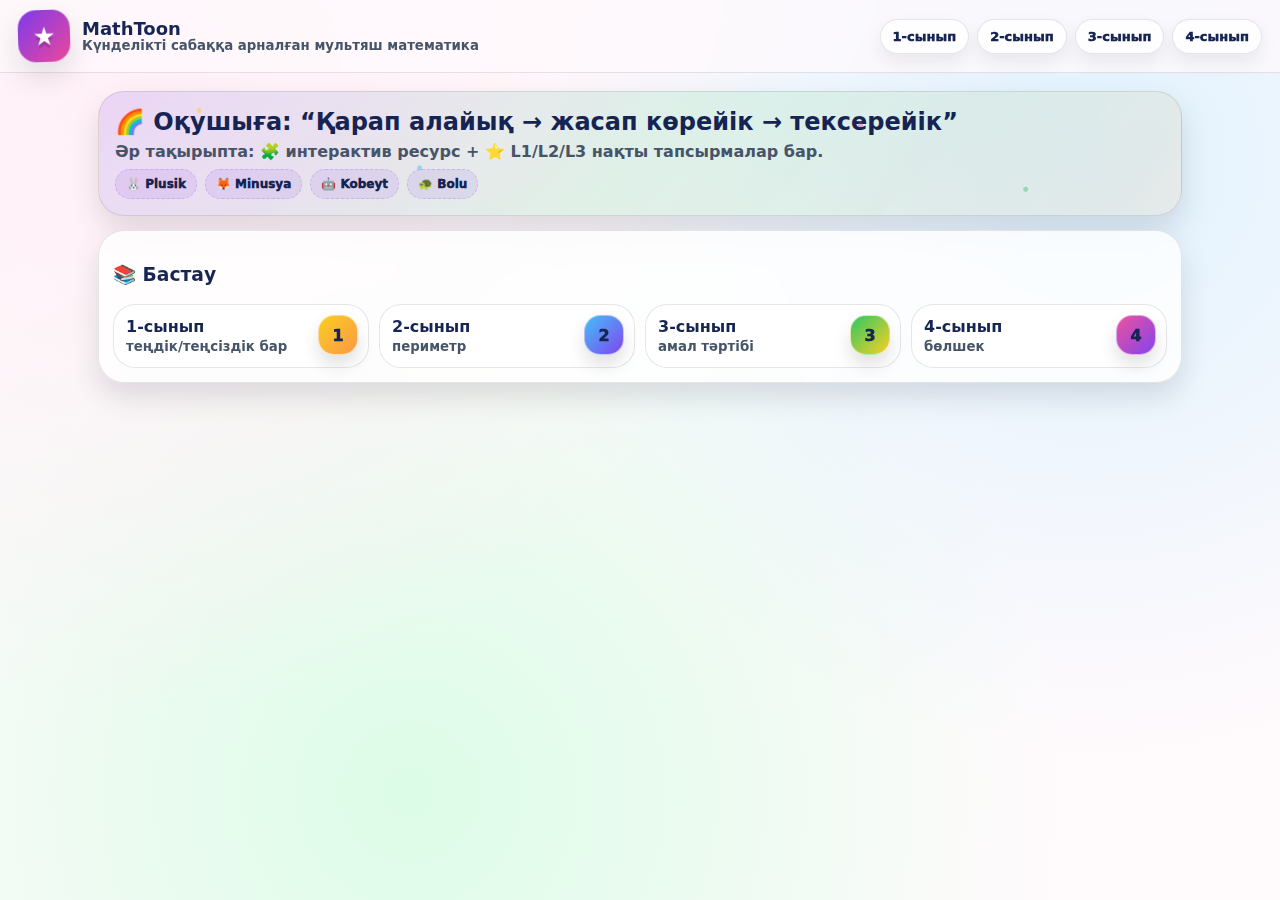
<file: index.html>
<!doctype html>
<html lang="kk">
<head>
  <meta charset="utf-8"/>
  <meta name="viewport" content="width=device-width,initial-scale=1"/>
  <title>MathToon • Бастауыш математика</title>
  <link rel="stylesheet" href="assets/style.css"/>
</head>
<body>
  <div class="topbar">
    <div class="nav">
      <div class="brand">
        <div class="logo"></div>
        <div>
          <h1>MathToon</h1>
          <small>Күнделікті сабаққа арналған мультяш математика</small>
        </div>
      </div>
      <div class="pills">
        <a class="pill" href="grade.html?g=1">1-сынып</a>
        <a class="pill" href="grade.html?g=2">2-сынып</a>
        <a class="pill" href="grade.html?g=3">3-сынып</a>
        <a class="pill" href="grade.html?g=4">4-сынып</a>
      </div>
    </div>
  </div>

  <div class="container">
    <section class="hero">
      <div class="sparkles"></div>
      <h2>🌈 Оқушыға: “Қарап алайық → жасап көрейік → тексерейік”</h2>
      <p>Әр тақырыпта: 🧩 интерактив ресурс + ⭐ L1/L2/L3 нақты тапсырмалар бар.</p>
      <div class="badges">
        <span class="badge">🐰 Plusik</span>
        <span class="badge">🦊 Minusya</span>
        <span class="badge">🤖 Kobeyt</span>
        <span class="badge">🐢 Bolu</span>
      </div>
    </section>

    <div class="grid">
      <div class="card">
        <h3>📚 Бастау</h3>
        <div class="kids">
          <a class="kid" href="grade.html?g=1"><div class="sticker st1">1</div><strong>1-сынып</strong><small>теңдік/теңсіздік бар</small></a>
          <a class="kid" href="grade.html?g=2"><div class="sticker st2">2</div><strong>2-сынып</strong><small>периметр</small></a>
          <a class="kid" href="grade.html?g=3"><div class="sticker st3">3</div><strong>3-сынып</strong><small>амал тәртібі</small></a>
          <a class="kid" href="grade.html?g=4"><div class="sticker st4">4</div><strong>4-сынып</strong><small>бөлшек</small></a>
        </div>
      </div>
    </div>
  </div>
</body>
</html>
</file>
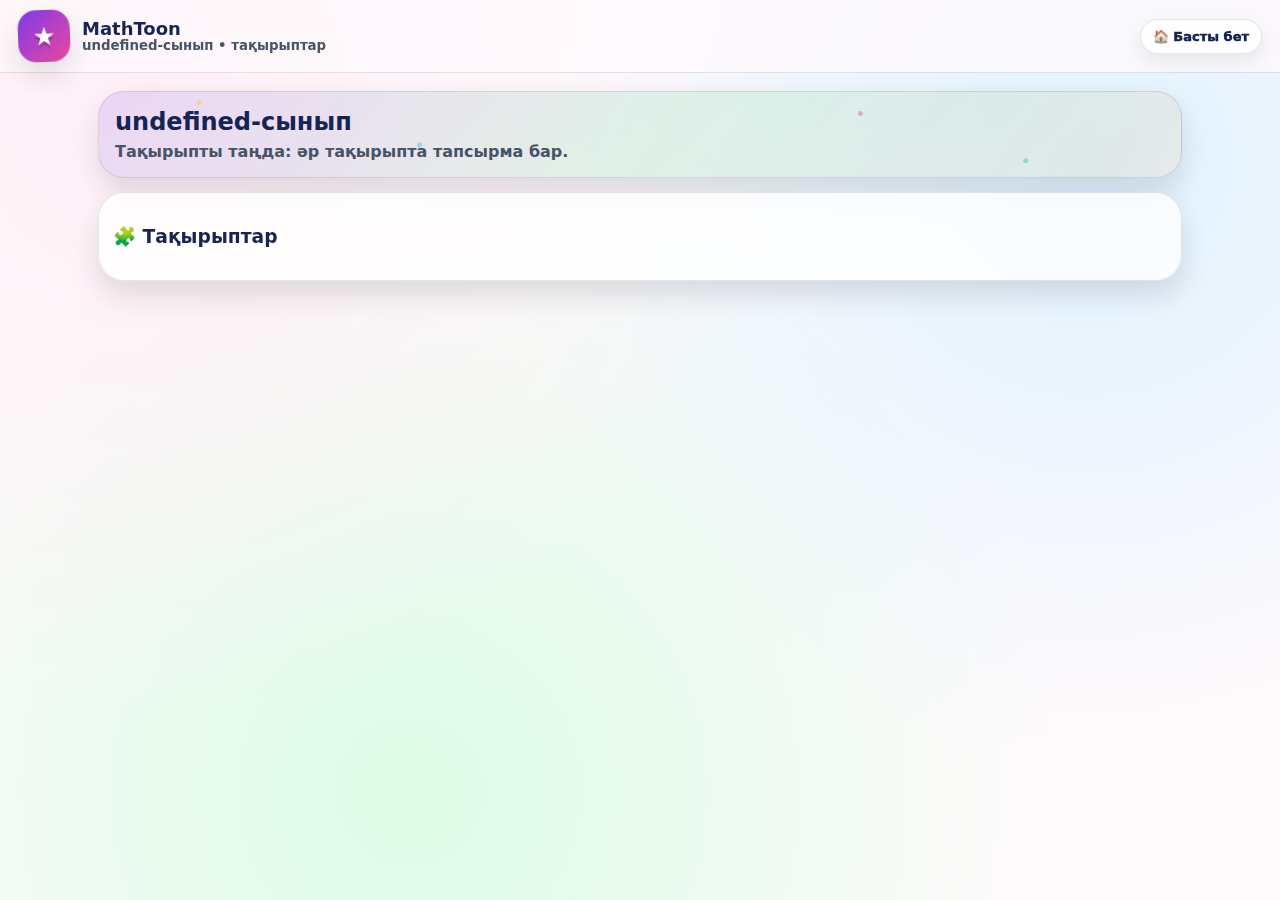
<file: grade.html>
<!doctype html>
<html lang="kk">
<head>
  <meta charset="utf-8"/>
  <meta name="viewport" content="width=device-width,initial-scale=1"/>
  <title>Сынып • MathToon</title>
  <link rel="stylesheet" href="assets/style.css"/>
</head>
<body>
  <div class="topbar">
    <div class="nav">
      <div class="brand"><div class="logo"></div><div><h1>MathToon</h1><small id="sub">Сынып</small></div></div>
      <div class="pills">
        <a class="pill" href="index.html">🏠 Басты бет</a>
      </div>
    </div>
  </div>

  <div class="container">
    <section class="hero">
      <div class="sparkles"></div>
      <h2 id="title">Сынып</h2>
      <p>Тақырыпты таңда: әр тақырыпта тапсырма бар.</p>
    </section>

    <div class="grid">
      <div class="card">
        <h3>🧩 Тақырыптар</h3>
        <div id="topics" class="kids"></div>
      </div>
    </div>
  </div>

  <script type="module">
    import {params, qs, getGrade} from "./assets/app.js";

    const {g} = params();
    const gr = getGrade(g);

    qs("#title").textContent = `${g}-сынып`;
    qs("#sub").textContent = `${g}-сынып • тақырыптар`;

    const stickers = ["st1","st2","st3","st4"];
    qs("#topics").innerHTML = (gr?.topics || []).map((t,i)=>`
      <a class="kid" href="topic.html?g=${g}&tid=${t.id}">
        <div class="sticker ${stickers[i%4]}">★</div>
        <strong>${t.title}</strong>
        <small>${t.section}</small>
      </a>
    `).join("");
  </script>
</body>
</html>
</file>
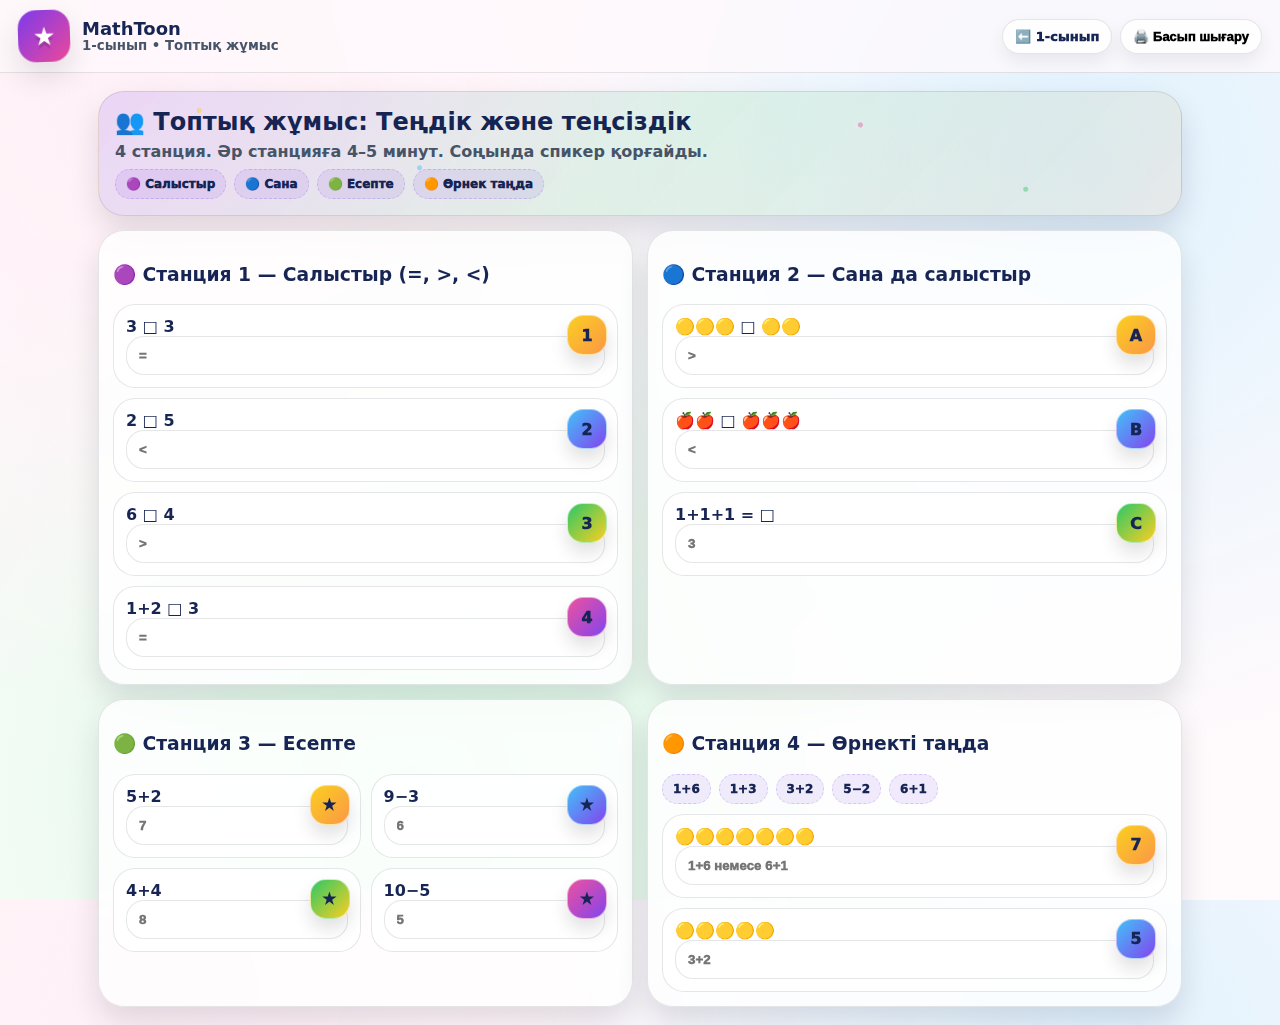
<file: groupwork-g1-eq89.html>
<!doctype html>
<html lang="kk">
<head>
  <meta charset="utf-8"/>
  <meta name="viewport" content="width=device-width,initial-scale=1"/>
  <title>1-сынып • Топтық жұмыс • Теңдік және теңсіздік</title>
  <link rel="stylesheet" href="assets/style.css"/>
</head>
<body>
  <div class="topbar">
    <div class="nav">
      <div class="brand"><div class="logo"></div><div><h1>MathToon</h1><small>1-сынып • Топтық жұмыс</small></div></div>
      <div class="pills">
        <a class="pill" href="grade.html?g=1">⬅️ 1-сынып</a>
        <button class="pill" onclick="window.print()">🖨️ Басып шығару</button>
      </div>
    </div>
  </div>

  <div class="container">
    <section class="hero">
      <div class="sparkles"></div>
      <h2>👥 Топтық жұмыс: Теңдік және теңсіздік</h2>
      <p>4 станция. Әр станцияға 4–5 минут. Соңында спикер қорғайды.</p>
      <div class="badges">
        <span class="badge">🟣 Салыстыр</span>
        <span class="badge">🔵 Сана</span>
        <span class="badge">🟢 Есепте</span>
        <span class="badge">🟠 Өрнек таңда</span>
      </div>
    </section>

    <div class="grid">
      <div class="card span6">
        <h3>🟣 Станция 1 — Салыстыр (=, &gt;, &lt;)</h3>
        <div class="kids">
          <div class="kid" style="flex:1 1 100%"><div class="sticker st1">1</div><strong>3 □ 3</strong><input class="input" placeholder="="/></div>
          <div class="kid" style="flex:1 1 100%"><div class="sticker st2">2</div><strong>2 □ 5</strong><input class="input" placeholder="<"/></div>
          <div class="kid" style="flex:1 1 100%"><div class="sticker st3">3</div><strong>6 □ 4</strong><input class="input" placeholder=">"/></div>
          <div class="kid" style="flex:1 1 100%"><div class="sticker st4">4</div><strong>1+2 □ 3</strong><input class="input" placeholder="="/></div>
        </div>
      </div>

      <div class="card span6">
        <h3>🔵 Станция 2 — Сана да салыстыр</h3>
        <div class="kids">
          <div class="kid" style="flex:1 1 100%"><div class="sticker st1">A</div><strong>🟡🟡🟡 □ 🟡🟡</strong><input class="input" placeholder=">"/></div>
          <div class="kid" style="flex:1 1 100%"><div class="sticker st2">B</div><strong>🍎🍎 □ 🍎🍎🍎</strong><input class="input" placeholder="<"/></div>
          <div class="kid" style="flex:1 1 100%"><div class="sticker st3">C</div><strong>1+1+1 = □</strong><input class="input" placeholder="3"/></div>
        </div>
      </div>

      <div class="card span6">
        <h3>🟢 Станция 3 — Есепте</h3>
        <div class="kids">
          <div class="kid"><div class="sticker st1">★</div><strong>5+2</strong><input class="input" placeholder="7"/></div>
          <div class="kid"><div class="sticker st2">★</div><strong>9−3</strong><input class="input" placeholder="6"/></div>
          <div class="kid"><div class="sticker st3">★</div><strong>4+4</strong><input class="input" placeholder="8"/></div>
          <div class="kid"><div class="sticker st4">★</div><strong>10−5</strong><input class="input" placeholder="5"/></div>
        </div>
      </div>

      <div class="card span6">
        <h3>🟠 Станция 4 — Өрнекті таңда</h3>
        <div class="badges">
          <span class="badge">1+6</span><span class="badge">1+3</span><span class="badge">3+2</span><span class="badge">5−2</span><span class="badge">6+1</span>
        </div>
        <div class="kids">
          <div class="kid" style="flex:1 1 100%"><div class="sticker st1">7</div><strong>🟡🟡🟡🟡🟡🟡🟡</strong><input class="input" placeholder="1+6 немесе 6+1"/></div>
          <div class="kid" style="flex:1 1 100%"><div class="sticker st2">5</div><strong>🟡🟡🟡🟡🟡</strong><input class="input" placeholder="3+2"/></div>
        </div>
      </div>
    </div>
  </div>
</body>
</html>
</file>
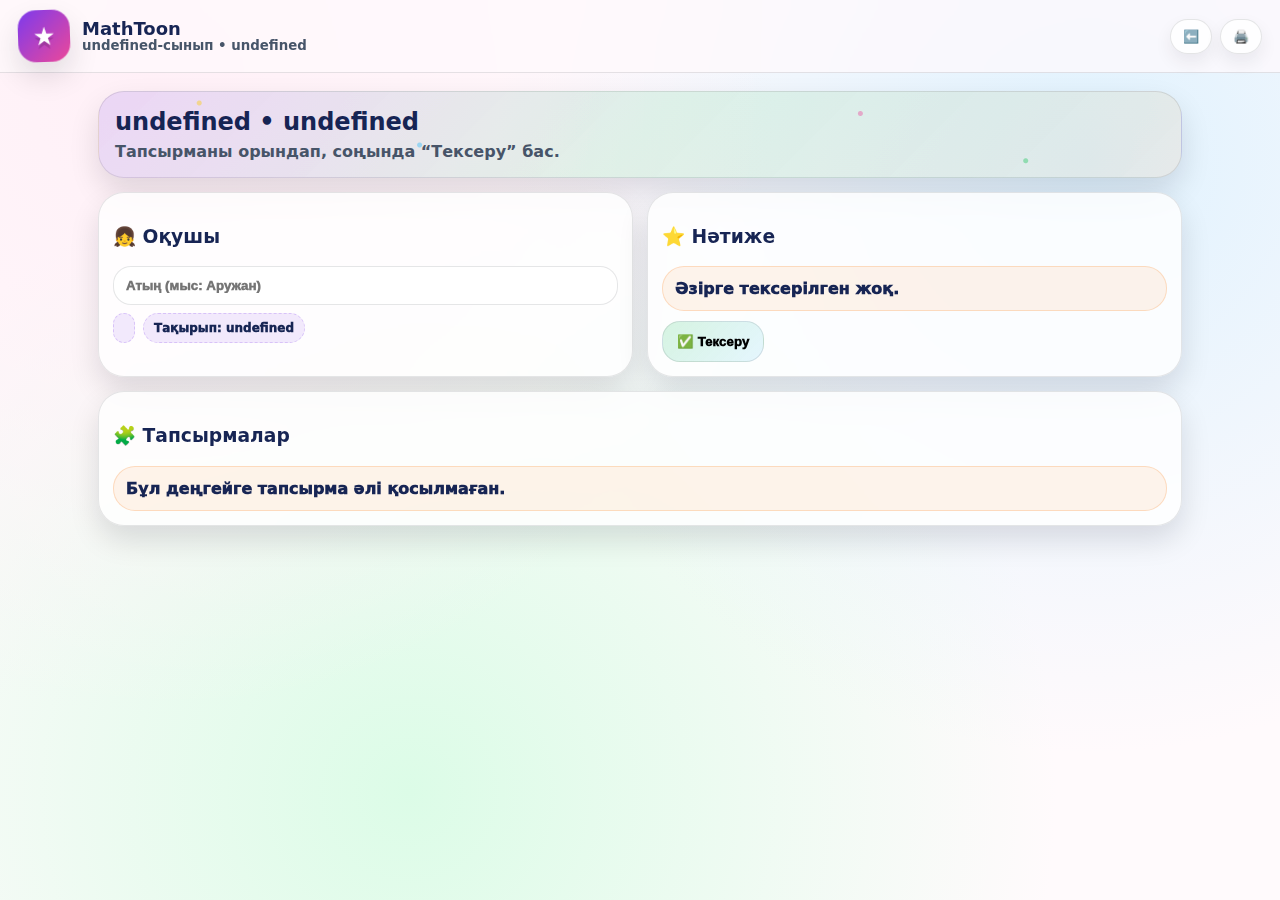
<file: practice.html>
<!doctype html>
<html lang="kk">
<head>
  <meta charset="utf-8"/>
  <meta name="viewport" content="width=device-width,initial-scale=1"/>
  <title>Жаттығу • MathToon</title>
  <link rel="stylesheet" href="assets/style.css"/>
</head>
<body>
  <div class="topbar">
    <div class="nav">
      <div class="brand"><div class="logo"></div><div><h1>MathToon</h1><small id="crumb">Жаттығу</small></div></div>
      <div class="pills">
        <a class="pill" id="back" href="#">⬅️</a>
        <button class="pill" onclick="window.print()">🖨️</button>
      </div>
    </div>
  </div>

  <div class="container">
    <section class="hero">
      <div class="sparkles"></div>
      <h2 id="title">Жаттығу</h2>
      <p>Тапсырманы орындап, соңында “Тексеру” бас.</p>
    </section>

    <div class="grid">
      <div class="card span6">
        <h3>👧 Оқушы</h3>
        <input id="name" class="input" placeholder="Атың (мыс: Аружан)"/>
        <div class="badges">
          <span class="badge" id="lvlBadge">L1</span>
          <span class="badge" id="topicBadge"></span>
        </div>
      </div>

      <div class="card span6">
        <h3>⭐ Нәтиже</h3>
        <div id="score" class="notice">Әзірге тексерілген жоқ.</div>
        <div id="stars"></div>
        <button class="btn g" id="check" style="margin-top:10px">✅ Тексеру</button>
      </div>

      <div class="card">
        <h3>🧩 Тапсырмалар</h3>
        <div id="list"></div>
      </div>
    </div>
  </div>

  <script type="module">
    import {params, qs, getTopic} from "./assets/app.js";

    const {g, tid, lvl} = params();
    qs("#crumb").textContent = `${g}-сынып • ${lvl}`;
    qs("#back").href = `topic.html?g=${g}&tid=${tid}`;
    qs("#lvlBadge").textContent = lvl;

    const topic = getTopic(g, tid);
    qs("#title").textContent = `${topic?.title || tid} • ${lvl}`;
    qs("#topicBadge").textContent = `Тақырып: ${tid}`;

    const tasks = topic?.levels?.[lvl] || [];
    const stickers = ["st1","st2","st3","st4"];

    if(!tasks.length){
      qs("#list").innerHTML = `<div class="notice">Бұл деңгейге тапсырма әлі қосылмаған.</div>`;
    } else {
      qs("#list").innerHTML = tasks.map((t,i)=>`
        <div class="kid" style="flex:1 1 100%">
          <div class="sticker ${stickers[i%4]}">${i+1}</div>
          <strong>${t.q}</strong>
          <input class="input ans" data-i="${i}" placeholder="Жауап"/>
        </div>
      `).join("");
    }

    qs("#check").onclick = ()=>{
      const inputs = [...document.querySelectorAll(".ans")];
      let ok = 0;
      inputs.forEach((inp, i)=>{
        const got = (inp.value||"").trim().toLowerCase();
        const need = String(tasks[i].a).trim().toLowerCase();
        if(got === need) ok++;
      });

      const total = tasks.length || 0;
      const stars = total ? Math.max(0, Math.min(5, Math.round((ok/total)*5))) : 0;

      qs("#score").textContent = `Нәтиже: ${ok}/${total}`;
      qs("#stars").innerHTML = `<div class="starbar">${"⭐".repeat(stars)}</div>`;
    };
  </script>
</body>
</html>
</file>
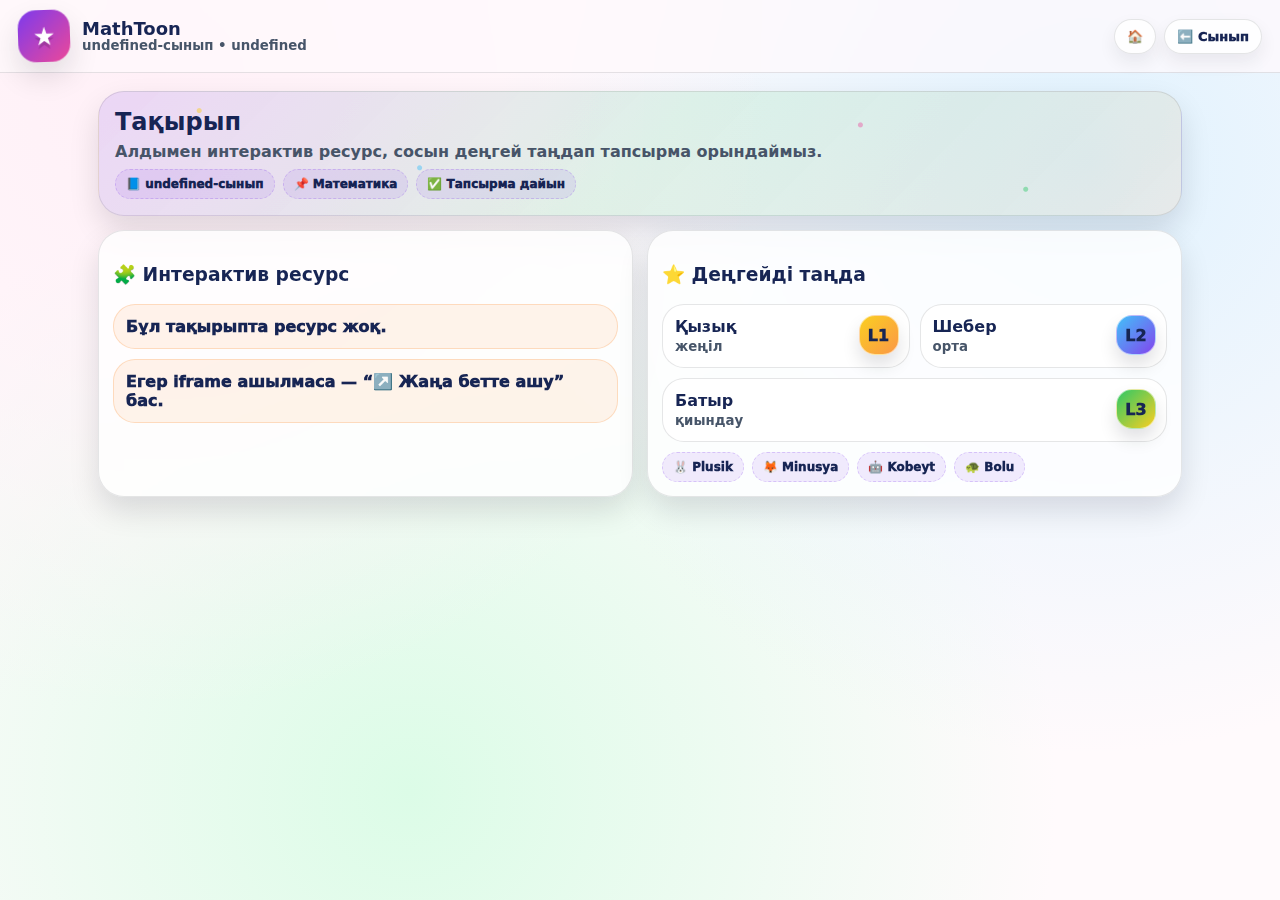
<file: topic.html>
<!doctype html>
<html lang="kk">
<head>
  <meta charset="utf-8"/>
  <meta name="viewport" content="width=device-width,initial-scale=1"/>
  <title>Тақырып • MathToon</title>
  <link rel="stylesheet" href="assets/style.css"/>
</head>
<body>
  <div class="topbar">
    <div class="nav">
      <div class="brand"><div class="logo"></div><div><h1>MathToon</h1><small id="crumb">Тақырып</small></div></div>
      <div class="pills">
        <a class="pill" href="index.html">🏠</a>
        <a class="pill" id="back" href="#">⬅️ Сынып</a>
      </div>
    </div>
  </div>

  <div class="container">
    <section class="hero">
      <div class="sparkles"></div>
      <h2 id="t">Тақырып</h2>
      <p id="s">Алдымен интерактив ресурс, сосын деңгей таңдап тапсырма орындаймыз.</p>
      <div class="badges" id="badges"></div>
    </section>

    <div class="grid">
      <div class="card span6">
        <h3>🧩 Интерактив ресурс</h3>
        <div id="embedBox"></div>
        <div class="notice" style="margin-top:10px">Егер iframe ашылмаса — “↗️ Жаңа бетте ашу” бас.</div>
      </div>

      <div class="card span6">
        <h3>⭐ Деңгейді таңда</h3>

        <div class="kids">
          <a class="kid" id="go1" href="#"><div class="sticker st1">L1</div><strong>Қызық</strong><small>жеңіл</small></a>
          <a class="kid" id="go2" href="#"><div class="sticker st2">L2</div><strong>Шебер</strong><small>орта</small></a>
          <a class="kid" id="go3" href="#"><div class="sticker st3">L3</div><strong>Батыр</strong><small>қиындау</small></a>
        </div>

        <a class="btn o" id="groupBtn" href="#" style="margin-top:10px">👥 Топтық жұмысқа өту</a>

        <div class="badges" style="margin-top:10px">
          <span class="badge">🐰 Plusik</span><span class="badge">🦊 Minusya</span>
          <span class="badge">🤖 Kobeyt</span><span class="badge">🐢 Bolu</span>
        </div>
      </div>
    </div>
  </div>

  <script type="module">
    import {params, qs, getTopic, renderEmbed} from "./assets/app.js";

    const {g, tid} = params();
    qs("#crumb").textContent = `${g}-сынып • ${tid}`;
    qs("#back").href = `grade.html?g=${g}`;

    const topic = getTopic(g, tid);
    qs("#t").textContent = topic?.title || "Тақырып";
    qs("#badges").innerHTML = `
      <span class="badge">📘 ${g}-сынып</span>
      <span class="badge">📌 ${topic?.section || "Математика"}</span>
      <span class="badge">✅ Тапсырма дайын</span>
    `;

    renderEmbed(topic?.iframe || "");

    qs("#go1").href = `practice.html?g=${g}&tid=${tid}&lvl=L1`;
    qs("#go2").href = `practice.html?g=${g}&tid=${tid}&lvl=L2`;
    qs("#go3").href = `practice.html?g=${g}&tid=${tid}&lvl=L3`;

    // ТЕК 1-сынып g1-eq89 үшін топтық жұмыс шықсын
    const groupMap = { "g1-eq89": "groupwork-g1-eq89.html" };
    const page = groupMap[tid];
    const btn = qs("#groupBtn");
    if(page){ btn.href = page; } else { btn.style.display = "none"; }
  </script>
</body>
</html>
</file>
<file: assets/style.css>
:root{
  --bg1:#fff0f7; --bg2:#e0f2fe; --bg3:#dcfce7;
  --card:#ffffffcc; --ink:#172554; --muted:#475569;
  --p:#7c3aed; --g:#22c55e; --o:#fb923c; --b:#38bdf8; --y:#facc15; --pink:#ec4899;
  --stroke: rgba(2,6,23,.10);
  --shadow: 0 14px 30px rgba(2,6,23,.12);
  --r: 26px;
}
*{box-sizing:border-box}
html,body{height:100%}
body{
  margin:0;
  font-family: ui-rounded, system-ui, -apple-system, Segoe UI, Roboto, Arial;
  color:var(--ink);
  background:
    radial-gradient(circle at 12% 10%, var(--bg1), transparent 45%),
    radial-gradient(circle at 85% 18%, var(--bg2), transparent 45%),
    radial-gradient(circle at 32% 88%, var(--bg3), transparent 55%),
    #fffafc;
  overflow-x:hidden;
}
a{color:inherit;text-decoration:none}
.container{max-width:1120px;margin:0 auto;padding:18px}
.topbar{
  position:sticky;top:0;z-index:20;
  backdrop-filter: blur(12px);
  background: rgba(255,250,252,.72);
  border-bottom:1px solid var(--stroke);
}
.nav{display:flex;align-items:center;justify-content:space-between;gap:12px;padding:10px 18px}
.brand{display:flex;align-items:center;gap:12px}
.logo{
  width:52px;height:52px;border-radius:18px;
  background: linear-gradient(135deg, var(--p), var(--pink));
  box-shadow: var(--shadow);
  position:relative;
  transform: rotate(-2deg);
}
.logo:after{
  content:"★";
  position:absolute;inset:0;
  display:grid;place-items:center;
  color:white;font-weight:1000;font-size:22px;
  text-shadow: 0 4px 0 rgba(0,0,0,.15);
}
.brand h1{margin:0;font-size:18px;line-height:1.1}
.brand small{display:block;color:var(--muted);font-weight:900}

.pills{display:flex;gap:8px;flex-wrap:wrap}
.pill{
  padding:9px 12px;border-radius:999px;
  border:1px solid var(--stroke);
  background: rgba(255,255,255,.75);
  box-shadow: 0 8px 18px rgba(2,6,23,.07);
  font-weight:1000;font-size:13px;
  transition: transform .15s ease;
}
.pill:hover{transform: translateY(-1px) scale(1.01)}

.hero{
  border-radius: var(--r);
  border:1px solid var(--stroke);
  box-shadow: var(--shadow);
  padding:16px;
  background: linear-gradient(135deg, rgba(124,58,237,.14), rgba(34,197,94,.12), rgba(251,146,60,.10));
  position:relative;
  overflow:hidden;
}
.hero h2{margin:0 0 6px 0;font-size:24px}
.hero p{margin:0;color:var(--muted);font-weight:900}

.sparkles{
  position:absolute;inset:-10px;pointer-events:none;opacity:.55;
  background-image:
    radial-gradient(circle at 10% 20%, rgba(250,204,21,.8) 0 2px, transparent 3px),
    radial-gradient(circle at 30% 60%, rgba(56,189,248,.8) 0 2px, transparent 3px),
    radial-gradient(circle at 70% 30%, rgba(236,72,153,.75) 0 2px, transparent 3px),
    radial-gradient(circle at 85% 75%, rgba(34,197,94,.75) 0 2px, transparent 3px);
  animation: floaty 6s ease-in-out infinite;
}
@keyframes floaty{0%{transform:translateY(0)}50%{transform:translateY(-10px)}100%{transform:translateY(0)}}

.grid{display:grid;grid-template-columns:repeat(12,1fr);gap:14px;margin-top:14px}
.card{
  grid-column: span 12;
  background: var(--card);
  border:1px solid var(--stroke);
  border-radius: var(--r);
  padding:14px;
  box-shadow: var(--shadow);
  backdrop-filter: blur(10px);
}
@media(min-width:860px){ .span6{grid-column: span 6;} }

.btn{
  display:inline-flex;align-items:center;gap:10px;
  padding:12px 14px;border-radius:18px;
  border:1px solid var(--stroke);
  background: rgba(255,255,255,.85);
  font-weight:1000;
  cursor:pointer;
  transition: transform .15s ease;
}
.btn:hover{transform: translateY(-1px)}
.btn.g{background: linear-gradient(135deg, rgba(34,197,94,.18), rgba(56,189,248,.12))}
.btn.p{background: linear-gradient(135deg, rgba(124,58,237,.16), rgba(236,72,153,.12))}
.btn.o{background: linear-gradient(135deg, rgba(251,146,60,.18), rgba(250,204,21,.16))}

.badges{display:flex;gap:8px;flex-wrap:wrap;margin-top:8px}
.badge{
  padding:7px 10px;border-radius:999px;
  background: rgba(124,58,237,.10);
  border:1px dashed rgba(124,58,237,.22);
  font-weight:1000;font-size:12px;
}

.kids{display:flex;gap:10px;flex-wrap:wrap;margin-top:10px}
.kid{
  flex:1 1 210px;
  border-radius:22px;
  padding:12px;
  border:1px solid var(--stroke);
  background: rgba(255,255,255,.82);
  position:relative;
}
.kid strong{display:block;font-size:16px}
.kid small{color:var(--muted);font-weight:900}
.kid .sticker{
  position:absolute;right:10px;top:10px;
  width:40px;height:40px;border-radius:16px;
  display:grid;place-items:center;font-weight:1000;
  box-shadow: 0 10px 18px rgba(2,6,23,.12);
  border:1px solid rgba(255,255,255,.55);
}
.st1{background: linear-gradient(135deg, rgba(250,204,21,.95), rgba(251,146,60,.95));}
.st2{background: linear-gradient(135deg, rgba(56,189,248,.95), rgba(124,58,237,.95));}
.st3{background: linear-gradient(135deg, rgba(34,197,94,.95), rgba(250,204,21,.95));}
.st4{background: linear-gradient(135deg, rgba(236,72,153,.95), rgba(124,58,237,.95));}

.input, select{
  width:100%;
  padding:11px 12px;
  border-radius:18px;
  border:1px solid var(--stroke);
  background: rgba(255,255,255,.95);
  font-weight:1000;
}

.embed{
  position:relative; padding-top:56.25%;
  border-radius:22px; overflow:hidden;
  border:1px solid var(--stroke);
  background: rgba(2,6,23,.03);
}
.embed iframe{position:absolute; inset:0; width:100%; height:100%; border:0}

.notice{
  padding:12px;border-radius:22px;
  border:1px solid rgba(251,146,60,.26);
  background: rgba(251,146,60,.10);
  font-weight:1000;
}

.starbar{display:flex;gap:4px;margin-top:8px}
.star{filter: drop-shadow(0 6px 10px rgba(2,6,23,.18));}

@media print{
  .topbar,.btn,.pill{display:none !important}
  body{background:#fff}
  .card,.hero{box-shadow:none}
}
</file>
